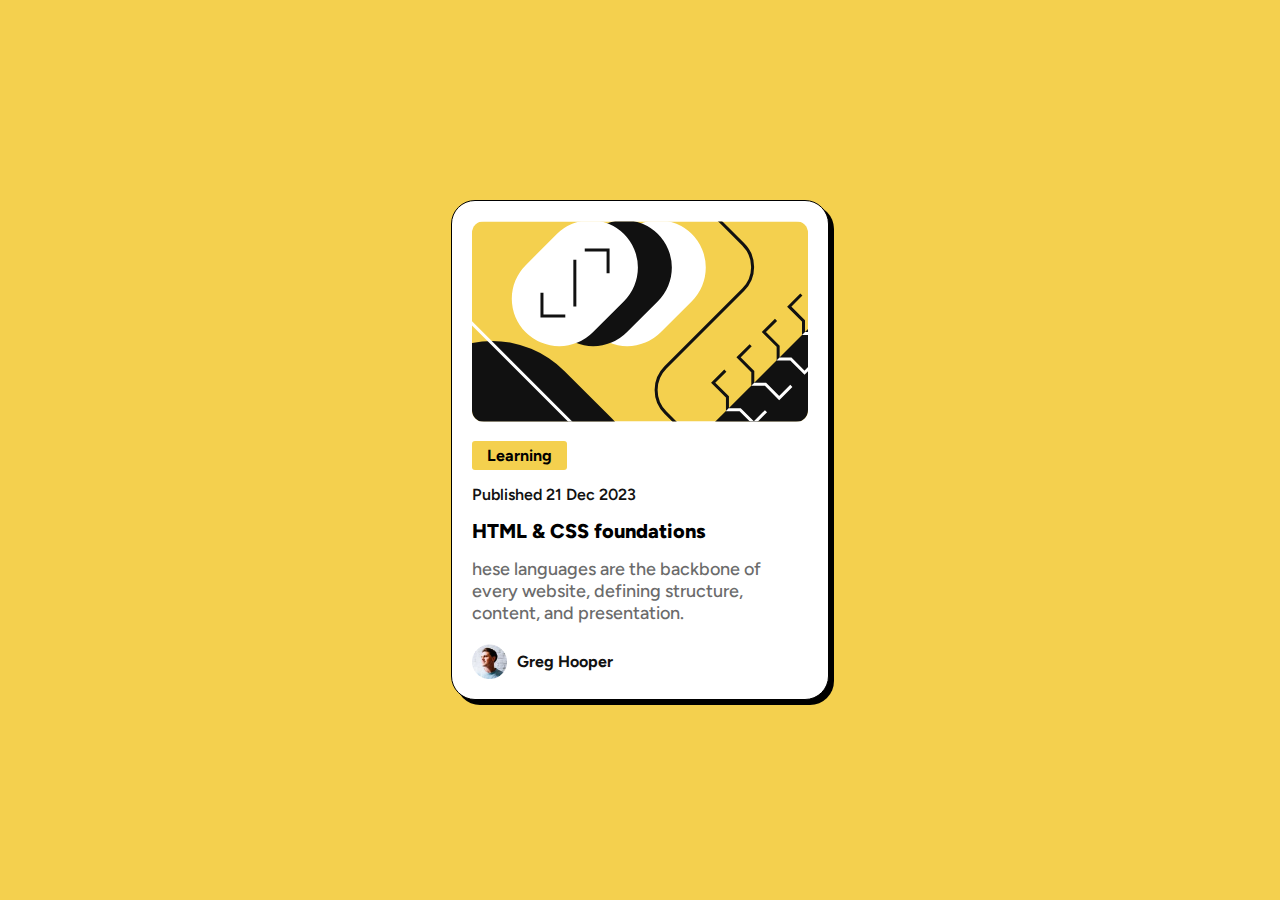
<file: blog-preview-card-main/index.html>
<!DOCTYPE html>
<html lang="en">
<head>
  <meta charset="UTF-8">
  <meta name="viewport" content="width=device-width, initial-scale=1.0">
  <link rel="icon" type="image/png" sizes="32x32" href="./assets/images/favicon-32x32.png">
  <title>Frontend Mentor | Blog preview card</title>
  <link rel="stylesheet" href="Style.css">
</head>
<body>
  <div id="main">
    <img src="assets/images/illustration-article.svg" id="img-1">
    <div id="text">
      <button>Learning</button>
      <p id="p-1">Published 21 Dec 2023</p>
      <p id="header">HTML & CSS foundations</p>
      <p id="p-2">hese languages are the backbone of every website, defining structure, content, and presentation.</p>
      <div id="div-1">
        <img src="assets/images/image-avatar.webp" alt="photo of Greg Hooper" id="img-2">
        <p id="p-3">Greg Hooper</p>
      </div>
    </div>
  </div>
</body>
</html>
</file>
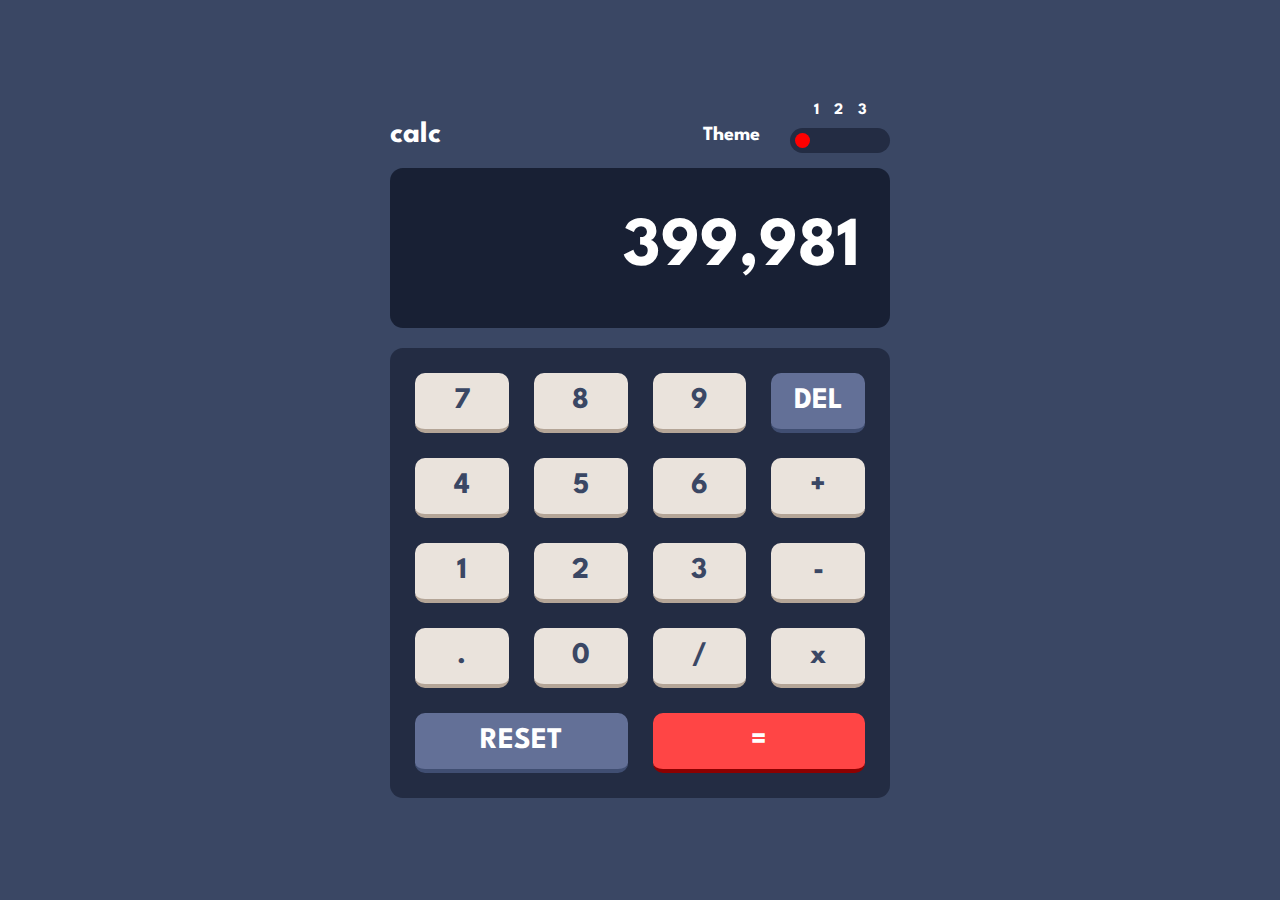
<file: calculator-app-main/calculator-app-main/index.html>
<!DOCTYPE html>
<html lang="en">

<head>
  <meta charset="UTF-8">
  <meta name="viewport" content="width=device-width, initial-scale=1.0">
  <!-- displays site properly based on user's device -->
  <link rel="icon" type="image/png" sizes="32x32" href="./images/favicon-32x32.png">
  <title>Frontend Mentor | Calculator app</title>
  <link rel="stylesheet" href="style.css">

</head>

<body>
  <div id="div1">

    <div id="child_div1">

      <p id="p1">calc</p>
      <div class = "father_div">
        <p id="p2">Theme</p>

        <div id="baby_div1">

          <div id="baby_div3">

            <div class="small">1</div>
            <div class="small">2</div>
            <div class="small">3</div>

          </div>

          <div id="child_div3">

            <div id="baby_div2"></div>

          </div>
        </div>

      </div>

    </div>

    <div id = "child_div2">
      <p>399,981</p>
    </div>

  </div>

  <div id = "div2">
      <button id = "d7">7</button>
      <button id = "d8">8</button>
      <button id = "d9">9</button>
      <button id = "del" style = "background-color: hsl(225, 21%, 49%); color: white; border-bottom: 4px solid hsl(224, 28%, 35%);">DEL</button>
      <button id = "d4">4</button>
      <button id = "d5">5</button>
      <button id = "d6">6</button>
      <button id = "mimateba">+</button>
      <button id = "d1">1</button>
      <button id = "d2">2</button>
      <button id = "d3">3</button>
      <button id = "gamokleba">-</button>
      <button id = "wertili">.</button>
      <button id = "d0">0</button>
      <button id = "gayofa">/</button>
      <button id = "x">x</button>
      <button id = "reset" style = "background-color: hsl(225, 21%, 49%); color: white; border-bottom: 4px solid hsl(224, 28%, 35%);">RESET</button>
      <button id = "tolia" style = "background-color: rgb(255, 69, 69); border-bottom: 4px solid rgb(141, 0, 0); color: white;">=</button>
  </div>

</body>

</html>
</file>
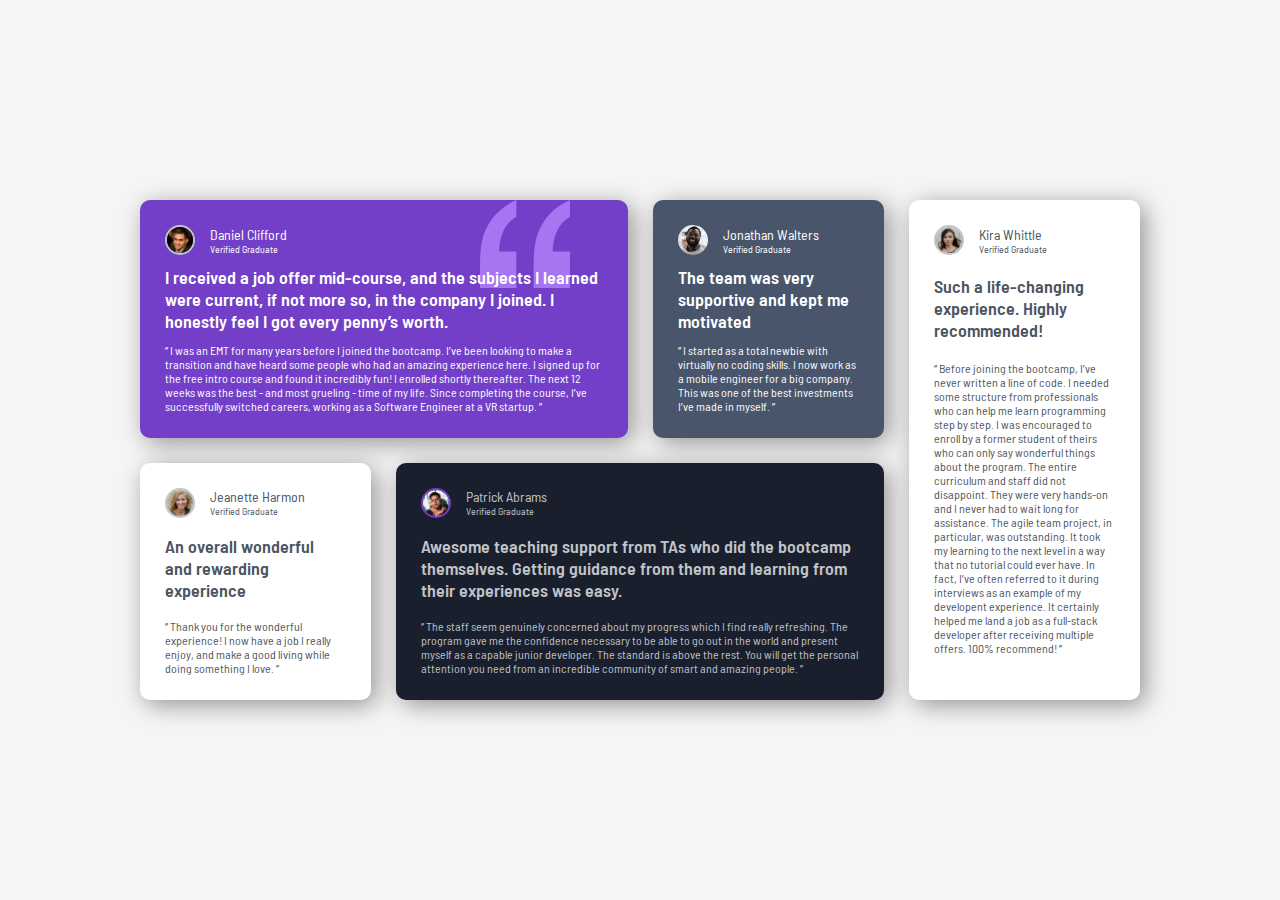
<file: testimonials-grid-section-main/testimonials-grid-section-main/index.html>
<!DOCTYPE html>
<html lang="en">
    <head>
        <meta charset="UTF-8">
        <meta name="viewport" content="width=device-width, initial-scale=1.0">
        <link rel="icon" type="image/png" sizes="32x32" href="./images/favicon-32x32.png">
        <title>Frontend Mentor info</title>
        <link rel="stylesheet" href="./style.css">
    </head>
    <body>
        <main>
            <div class="child" id="div-1">
                <div class="profile">
                    <img src="./images/image-daniel.jpg" alt="Daniel">
                    <div class="profile-text">
                        <p>Daniel Clifford</p>
                        <p>Verified Graduate</p>
                    </div>
                </div>
                <h2>I received a job offer mid-course, and the subjects I learned were current, if not more so,
                    in the company I joined. I honestly feel I got every penny’s worth.</h2>
                <p>“ I was an EMT for many years before I joined the bootcamp. I’ve been looking to make a
                    transition and have heard some people who had an amazing experience here. I signed up
                    for the free intro course and found it incredibly fun! I enrolled shortly thereafter.
                    The next 12 weeks was the best - and most grueling - time of my life. Since completing
                    the course, I’ve successfully switched careers, working as a Software Engineer at a VR startup. ”</p>
            </div>
            <div class="child" id="div-2">
                <div class="profile">
                    <img src="./images/image-jonathan.jpg" alt="Jonathan">
                    <div class="profile-text">
                        <p>Jonathan Walters</p>
                        <p>Verified Graduate</p>
                    </div>
                </div>
                <h2>The team was very supportive and kept me motivated</h2>
                <p>“ I started as a total newbie with virtually no coding skills. I now work as a mobile engineer
                    for a big company. This was one of the best investments I’ve made in myself. ”</p>
            </div>
            <div class="child" id="div-3">
                <div class="profile">
                    <img src="./images/image-jeanette.jpg" alt="Jeanette">
                    <div class="profile-text">
                        <p>Jeanette Harmon</p>
                        <p>Verified Graduate</p>
                    </div>
                </div>
                <h2 id="h2-3">An overall wonderful and rewarding experience</h2>
                <p>“ Thank you for the wonderful experience! I now have a job I really enjoy, and make a good living
                    while doing something I love. ”</p>
            </div>
            <div class="child" id="div-4">
                <div class="profile">
                    <img src="./images/image-patrick.jpg" alt="Patrick">
                    <div class="profile-text">
                        <p>Patrick Abrams</p>
                        <p>Verified Graduate</p>
                    </div>
                </div>
                <h2>Awesome teaching support from TAs who did the bootcamp themselves. Getting guidance from them and
                    learning from their experiences was easy.</h2>
                <p>“ The staff seem genuinely concerned about my progress which I find really refreshing. The program
                    gave me the confidence necessary to be able to go out in the world and present myself as a capable
                    junior developer. The standard is above the rest. You will get the personal attention you need from
                    an incredible community of smart and amazing people. ”</p>
            </div>
            <div class="child" id="div-5">
                <div class="profile">
                    <img src="./images/image-kira.jpg" alt="Kira">
                    <div class="profile-text">
                        <p>Kira Whittle</p>
                        <p>Verified Graduate</p>
                    </div>
                </div>
                <h2>Such a life-changing experience. Highly recommended!</h2>
                <p>“ Before joining the bootcamp, I’ve never written a line of code. I needed some structure from
                    professionals who can help me learn programming step by step. I was encouraged to enroll by a former
                    student of theirs who can only say wonderful things about the program. The entire curriculum and staff
                    did not disappoint. They were very hands-on and I never had to wait long for assistance. The agile team
                    project, in particular, was outstanding. It took my learning to the next level in a way that no tutorial
                    could ever have. In fact, I’ve often referred to it during interviews as an example of my developent
                    experience. It certainly helped me land a job as a full-stack developer after receiving multiple offers.
                    100% recommend! ”</p>
            </div>
        </main>
    </body>
</html>
</file>
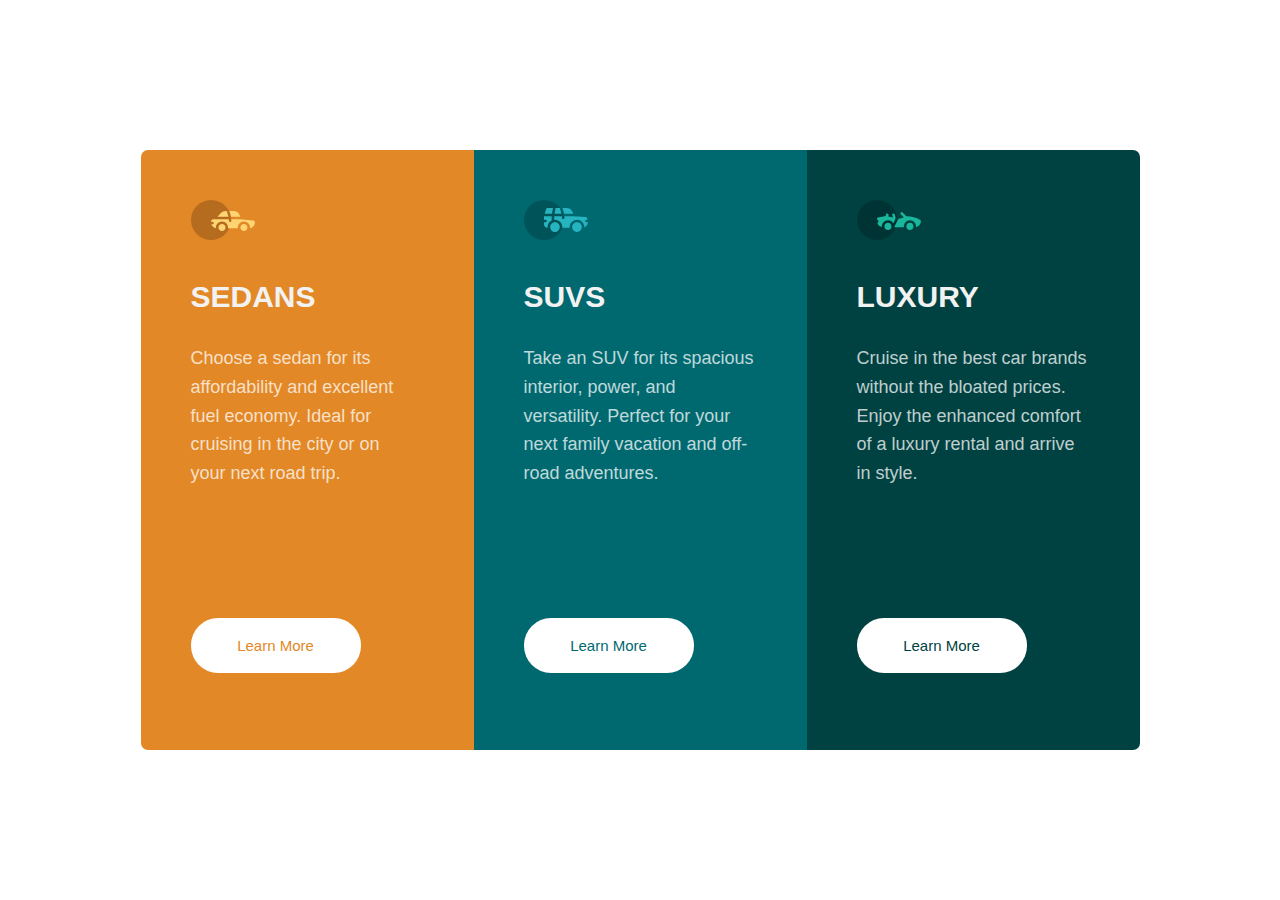
<file: 3 column preview/3-column-preview-card-component-main/3-column-preview-card-component-main/index.html>
<!DOCTYPE html>
<html lang = "en">
    <head>
        <meta charset = "UTF-8">
        <meta name = "viewport" content = "width=device-width, initial-scale=1.0">
        <title>Cars</title>
        <link rel = "stylesheet" href = "Style.css">
    </head>

    <body>
        <main>
            <div id = "div1">
                <img src = "images/icon-sedans.svg" alt = "Sedan">
                <b>SEDANS</b>
                <p id = "p1">Choose a sedan for its affordability and excellent fuel economy. Ideal for cruising in the city or on your next road trip.</p>
                <button id = "button1">Learn More</button>
            </div>

            <div id = "div2">
                <img src = "images/icon-suvs.svg" alt = "SUV">
                <b>SUVS</b>
                <p id = "p2">Take an SUV for its spacious interior, power, and versatility. Perfect for your next family vacation and off-road adventures.</p>
                <button id = "button2">Learn More</button>
            </div>

            <div id = "div3">
                <img src = "images/icon-luxury.svg" alt = "Luxury">
                <b>LUXURY</b>
                <p id = "p3">Cruise in the best car brands without the bloated prices. Enjoy the enhanced comfort of a luxury rental and arrive in style.</p>
                <button id = "button3">Learn More</button>
            </div>
        </main>
    </body>
</html>
</file>
<file: blog-preview-card-main/Style.css>
@import url('https://fonts.googleapis.com/css2?family=DM+Serif+Text:ital@0;1&family=Figtree:ital,wght@0,300..900;1,300..900&family=Noto+Sans:ital,wght@0,100..900;1,100..900&family=Nunito+Sans:ital,opsz,wght@0,6..12,200..1000;1,6..12,200..1000&family=Roboto:ital,wght@0,100..900;1,100..900&family=Zain:ital,wght@0,200;0,300;0,400;0,700;0,800;0,900;1,300;1,400&display=swap');

*{
    margin: 0;
    padding: 0;
    box-sizing: border-box;
    font-family: Figtree;
}
body{
    display: flex;
    justify-content: center;
    align-items: center;
    height: 100vh;
    background-color: hsl(47, 88%, 63%);
}
#main{
    background-color: hsl(0, 0%, 100%);
    border: 1px solid black;
    border-radius: 24px;
    box-shadow: 5px 5px 0px;
    padding: 20px;
}
#img-1{
    border-radius: 12px;
}
button{
    background-color: hsl(47, 88%, 63%);
    font-weight: 700;
    font-size: 16px;
    padding: 5px 15px;
    border: none;
    border-radius: 3px;
    margin-top: 15px;
}
#p-1{
    color: hsl(0, 0%, 7%);
    margin: 15px 0;
    font-weight: 600;
}
#header{
    font-size: 20px;
    font-weight: 800;
    margin: 15px 0;
    cursor: pointer;
    transition: color 0.2s;
}
#header:hover{
    color: hsl(47, 88%, 63%);
}
#p-2{
    width: 301px;
    font-size: 18px;
    font-weight: 500;
    color: hsl(0, 0%, 42%);
}
#div-1{
    display: flex;
    justify-content: start;
    align-items: center;
    gap: 10px;
    margin-top: 20px;
}
#img-2{
    width: 35px;
    height: 35px;
}
#p-3{
    font-weight: 700;
    color: hsl(0, 0%, 7%);
}
</file>
<file: calculator-app-main/calculator-app-main/style.css>
@import url('https://fonts.googleapis.com/css2?family=League+Spartan:wght@100..900&display=swap');

* {
    margin: 0;
    padding: 0;
    box-sizing: border-box;
    font-family: League Spartan;
    font-weight: 700;
}

body {
    height: 100vh;
    display: flex;
    justify-content: center;
    align-items: center;
    flex-direction: column;
    background-color: hsl(222, 26%, 31%);
    gap: 15px;
}

#div1 {
    height: 230px;
    width: 500px;
}

#child_div1 {
    display: flex;
    flex-direction: row;
    align-items: center;
    justify-content: space-between;
}

.father_div {
    display: flex;
    align-items: center;
    gap: 30px;
}

#p1 {
    font-size: 30px;
    color: white;
}

#baby_div1 {
    display: flex;
    flex-direction: column;
    justify-content: center;
    align-items: center;
    gap: 10px;
    margin-bottom: 15px;
}

#button1 {
    width: 60px;
    height: 20px;
}

#p2 {
    font-size: 20px;
    color: white;
}

#child_div2 {
    height: 160px;
    width: 500px;
    background-color: hsl(224, 36%, 15%);
    border-radius: 13px;
    display: flex;
    justify-content: end;
    align-items: center;
    font-size: 70px;
    padding: 30px;
    color: white;
}

#child_div3 {
    width: 100px;
    height: 25px;
    background-color: hsl(223, 31%, 20%);
    border-radius: 20px;
    display: flex;
    align-items: center;
    justify-content: start;
    padding: 5px;
}

#baby_div2 {
    width: 15px;
    height: 15px;
    border-radius: 50%;
    background-color: red;
    cursor: pointer;
}

#baby_div3 {
    display: flex;
    flex-direction: row;
    gap: 15px;
}

.small {
    color: white;
}

#div2 {
    height: 450px;
    width: 500px;
    background-color: hsl(223, 31%, 20%);
    border-radius: 13px;
    display: grid;
    grid-template-rows: repeat(5 , 1fr);
    grid-template-columns: repeat(4 , 1fr);
    gap: 25px;
    padding: 25px;
}

#div2 button {
    border-radius: 10px;
    border: none;
    border-bottom: 4px solid hsl(28, 16%, 65%);
    background-color: #eae3dc;
    font-size: 30px;
    color: hsl(222, 26%, 31%);
    font-weight: 700;
    cursor: pointer;
}

#reset {
    grid-column: 1 / 3;
}

#tolia {
    grid-column: 3 / 5;
}

#d7:hover {
    background-color: white;
}

#d8:hover {
    background-color: white;
}

#d9:hover {
    background-color: white;
}

#d4:hover {
    background-color: white;
}

#d5:hover {
    background-color: white;
}

#d6:hover {
    background-color: white;
}

#mimateba:hover {
    background-color: white;
}

#d1:hover {
    background-color: white;
}

#d2:hover {
    background-color: white;
}

#d3:hover {
    background-color: white;
}

#gamokleba:hover {
    background-color: white;
}

#wertili:hover {
    background-color: white;
}

#d0:hover {
    background-color: white;
}

#gayofa:hover {
    background-color: white;
}

#x:hover {
    background-color: white;
}
</file>
<file: testimonials-grid-section-main/testimonials-grid-section-main/style.css>
@import url('https://fonts.googleapis.com/css2?family=Barlow+Semi+Condensed:ital,wght@0,100;0,200;0,300;0,400;0,500;0,600;0,700;0,800;0,900;1,100;1,200;1,300;1,400;1,500;1,600;1,700;1,800;1,900&display=swap');

* {
    padding: 0;
    margin: 0;
    box-sizing: border-box;
    font-family: "Barlow Semi Condensed", sans-serif;
}

body {
    height: 100vh;
    background-color: #f5f5f5;
    display: flex;
    justify-content: center;
    align-items: center;
}

main {
    width: 1000px;
    height: 500px;
    display: grid;
    grid-template: repeat(2, 1fr) / repeat(4, 1fr);
    gap: 25px;
}

#div-1 {
    background-color: #733fc8;
    grid-area: 1 / 1 / 2 / 3;
    background-image: url("./images/bg-pattern-quotation.svg");
    background-repeat: no-repeat;
    background-position-x: 340px;
    background-size: 90px;
}

#div-2 {
    background-color: #49556b;
}

#div-3 {
    background-color: white;
}

#div-4 {
    background-color: #191f2d;
    color: #c1c4c8;
    grid-area: 2 / 2 / 3 / 4;
}

#div-5 {
    grid-area: 1 / 4 / 3 / 5;
    background-color: white;
    padding-bottom: 45px;
}

#div-1, #div-2 {
    color: white;
}

#div-3, #div-5 {
    color: #4b5460;
}

.child {
    padding: 25px;
    border-radius: 10px;
    display: flex;
    flex-direction: column;
    justify-content: space-between;
    box-shadow: 5px 5px 25px 0px rgba(0,0,0,0.4);
}

.profile {
    display: flex;
    align-items: center;
    gap: 15px;
}

img {
    width: 30px;
    height: 30px;
    border-radius: 50%;
    border: 2px solid #c1c4c8;
}

h2 {
    font-size: 18px;
    font-weight: 600;
}

p {
    font-size: 12px;
}

.profile-text p:nth-child(1) {
    font-size: 14px;
}

.profile-text p:nth-child(2) {
    font-size: 10px;
}

#h2-3 {
    width: 90%;
}

#div-4 img {
    border-color: #733fc8;
}

#div-2 img {
    border: none;
}
</file>
<file: 3 column preview/3-column-preview-card-component-main/3-column-preview-card-component-main/Style.css>
* {
    margin: 0;
    padding: 0;
    box-sizing: border-box;
}

body {
    height: 100vh;
    display: flex;
    justify-content: center;
    align-items: center;
}

main {
    display: flex;
    width: 999px;
    height: 600px;
}

#div1 {
    width: 333px;
    height: 600px;
    background-color: hsl(31, 77%, 52%);
    padding-left: 50px;
    padding-left: 50px;
    border-top-left-radius: 7px;
    border-bottom-left-radius: 7px;
}

#div2 {
    width: 333px;
    height: 600px;
    background-color: hsl(184, 100%, 22%);
    padding-left: 50px;
}

#div3 {
    width: 333px;
    height: 600px;
    background-color: hsl(179, 100%, 13%);
    padding-left: 50px;
    border-bottom-right-radius: 7px;
    border-top-right-radius: 7px;
}

img {
    padding-top: 50px;
    margin-bottom: 40px;
    display: block;
}

b {
    font-size: 30px;
    color: hsl(0, 0%, 95%);
    font-family: "Big Shoulders", sans-serif;
    font-optical-sizing: auto;
    font-weight: 700;
    font-style: normal;
}

#p1 {
    padding-top: 30px;
    font-size: 18px;
    color: hsla(0, 0%, 100%, 0.75);
    font-family: "Lexend Deca", sans-serif;
    font-optical-sizing: auto;
    font-weight: 400;
    font-style: normal;
    width: 220px;
    line-height: 1.6;
}

#p2 {
    padding-top: 30px;
    font-size: 18px;
    color: hsla(0, 0%, 100%, 0.75);
    font-family: "Lexend Deca", sans-serif;
    font-optical-sizing: auto;
    font-weight: 400;
    font-style: normal;
    width: 235px;
    line-height: 1.6;
}

#p3 {
    padding-top: 30px;
    font-size: 18px;
    color: hsla(0, 0%, 100%, 0.75);
    font-family: "Lexend Deca", sans-serif;
    font-optical-sizing: auto;
    font-weight: 400;
    font-style: normal;
    width: 235px;
    line-height: 1.6;
}

#button1 {
    background-color: white;
    width: 170px;
    height: 55px;
    margin-top: 130px;
    border: none;
    border-radius: 27px;
    cursor: pointer;
    font-size: 15px;
    color: hsl(31, 77%, 52%);
}

#button2 {
    background-color: white;
    width: 170px;
    height: 55px;
    margin-top: 130px;
    border: none;
    border-radius: 27px;
    cursor: pointer;
    font-size: 15px;
    color: hsl(184, 100%, 22%);
}

#button3 {
    background-color: white;
    width: 170px;
    height: 55px;
    margin-top: 130px;
    border: none;
    border-radius: 27px;
    cursor: pointer;
    font-size: 15px;
    color: hsl(179, 100%, 13%);
}

#button1:hover {
    background-color: transparent;
    border: 2px solid white;
    color: white
}

#button2:hover {
    background-color: transparent;
    border: 2px solid white;
    color: white
}

#button3:hover {
    background-color: transparent;
    border: 2px solid white;
    color: white
}
</file>
